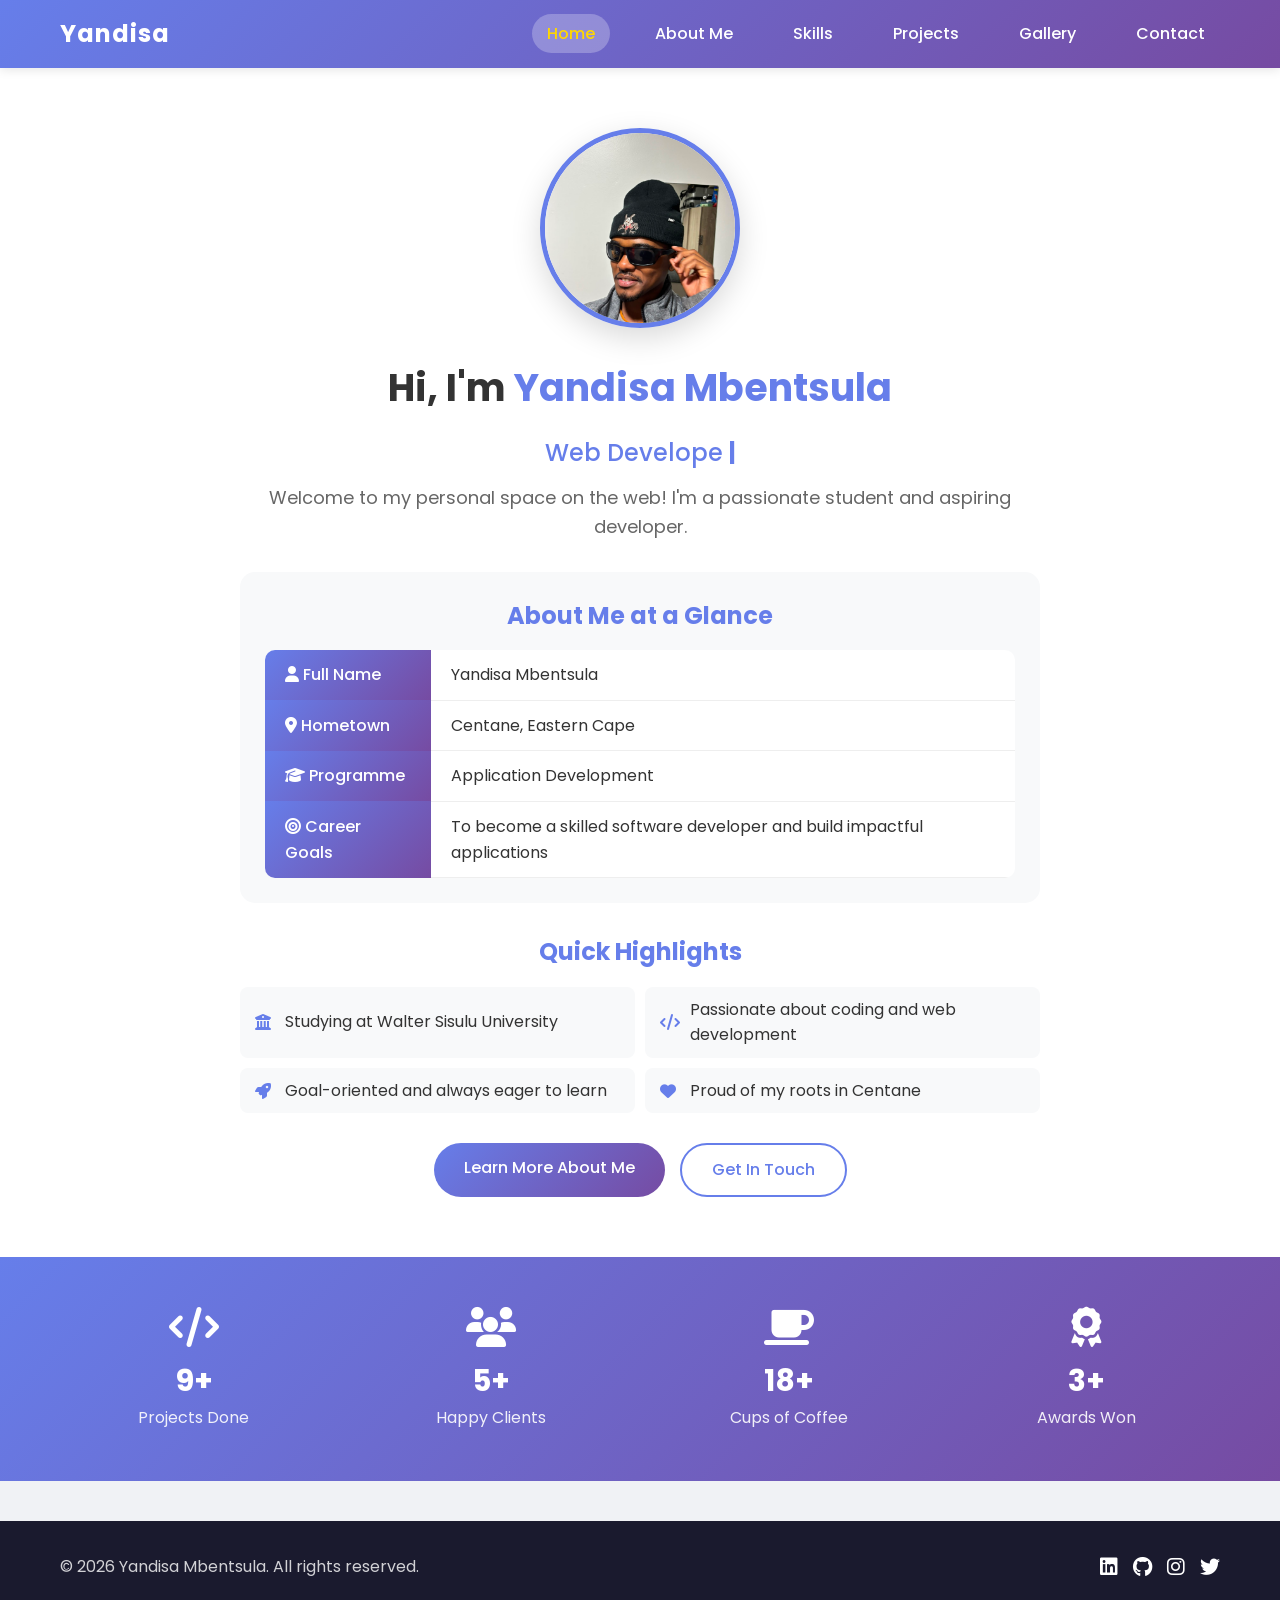
<file: index.html>
<!DOCTYPE html>
<html lang="en">
<head>
    <meta charset="UTF-8">
    <meta name="viewport" content="width=device-width, initial-scale=1.0">
    <title>Yandisa's Portfolio | Home</title>
    <link rel="stylesheet" href="css/style.css">
    <link rel="stylesheet" href="https://cdnjs.cloudflare.com/ajax/libs/font-awesome/6.4.0/css/all.min.css">
    <link href="https://fonts.googleapis.com/css2?family=Poppins:wght@300;400;500;600;700&display=swap" rel="stylesheet">
</head>
<body>

    
    <nav class="navbar">
        <div class="container">
            <div class="logo">
                <a href="index.html">Yandisa</a>
            </div>
            <ul class="nav-links">
                <li><a href="index.html" class="active">Home</a></li>
                <li><a href="about.html">About Me</a></li>
                <li><a href="skills.html">Skills</a></li>
                <li><a href="projects.html">Projects</a></li>
                <li><a href="gallery.html">Gallery</a></li>
                <li><a href="contact.html">Contact</a></li>
            </ul>
            <div class="hamburger">
                <span></span>
                <span></span>
                <span></span>
            </div>
        </div>
    </nav>

  
    <section class="hero">
        <div class="container">
            <div class="hero-content">
                <div class="profile-image">
                    <img src="images/gallery/image3.jpg" alt="Yandisa's Profile Photo">
                </div>
                <h1>Hi, I'm <span class="highlight">Yandisa Mbentsula</span></h1>
                
                
                <div class="typing-container">
                    <span id="typed-text"></span>
                    <span class="cursor-blink">|</span>
                </div>
                
                <p class="intro-text" id="intro-text">
                    Welcome to my personal space on the web! I'm a passionate student and aspiring developer.
                </p>
                
                <div class="info-section">
                    <h2>About Me at a Glance</h2>
                    <table class="info-table">
                        <tr>
                            <th><i class="fas fa-user"></i> Full Name</th>
                            <td>Yandisa Mbentsula</td>
                        </tr>
                        <tr>
                            <th><i class="fas fa-map-marker-alt"></i> Hometown</th>
                            <td>Centane, Eastern Cape</td>
                        </tr>
                        <tr>
                            <th><i class="fas fa-graduation-cap"></i> Programme</th>
                            <td>Application Development</td>
                        </tr>
                        <tr>
                            <th><i class="fas fa-bullseye"></i> Career Goals</th>
                            <td>To become a skilled software developer and build impactful applications</td>
                        </tr>
                    </table>
                </div>

                <div class="highlights">
                    <h2>Quick Highlights</h2>
                    <ul>
                        <li><i class="fas fa-university"></i> Studying at Walter Sisulu University</li>
                        <li><i class="fas fa-code"></i> Passionate about coding and web development</li>
                        <li><i class="fas fa-rocket"></i> Goal-oriented and always eager to learn</li>
                        <li><i class="fas fa-heart"></i> Proud of my roots in Centane</li>
                    </ul>
                </div>

                <div class="hero-buttons">
                    <a href="about.html" class="btn btn-primary">Learn More About Me</a>
                    <a href="contact.html" class="btn btn-secondary">Get In Touch</a>
                </div>
            </div>
        </div>
    </section>

   
    <section class="stats">
        <div class="container">
            <div class="stats-grid">
                <div class="stat-item">
                    <i class="fas fa-code"></i>
                    <h3>10</h3>
                    <p>Projects Done</p>
                </div>
                <div class="stat-item">
                    <i class="fas fa-users"></i>
                    <h3>5</h3>
                    <p>Happy Clients</p>
                </div>
                <div class="stat-item">
                    <i class="fas fa-coffee"></i>
                    <h3>100</h3>
                    <p>Cups of Coffee</p>
                </div>
                <div class="stat-item">
                    <i class="fas fa-award"></i>
                    <h3>3</h3>
                    <p>Awards Won</p>
                </div>
            </div>
        </div>
    </section>


    <footer>
        <div class="container">
            <p>&copy; 2026 Yandisa Mbentsula. All rights reserved.</p>
            <div class="social-links">
                <a href="#"><i class="fab fa-linkedin"></i></a>
                <a href="#"><i class="fab fa-github"></i></a>
                <a href="#"><i class="fab fa-instagram"></i></a>
                <a href="#"><i class="fab fa-twitter"></i></a>
            </div>
        </div>
    </footer>

    <script src="js/script.js"></script>

</body>
</html>
</file>
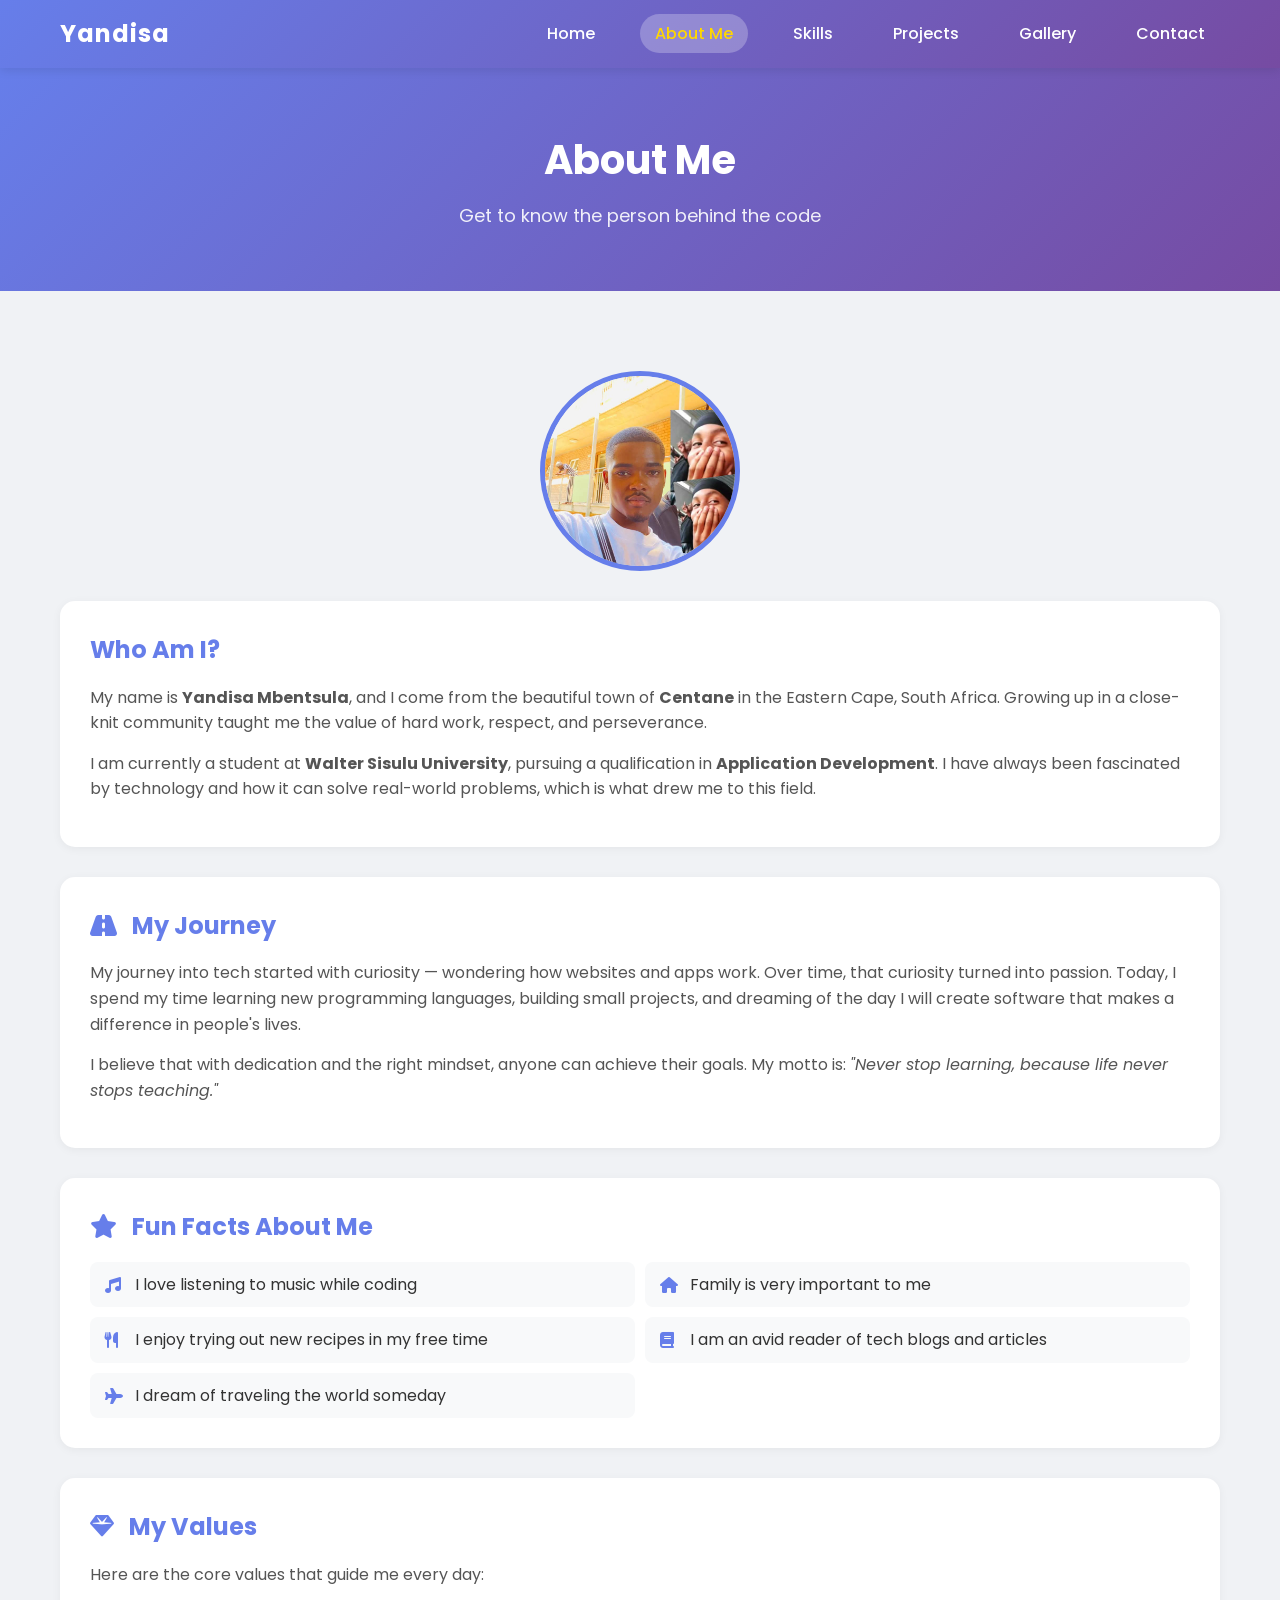
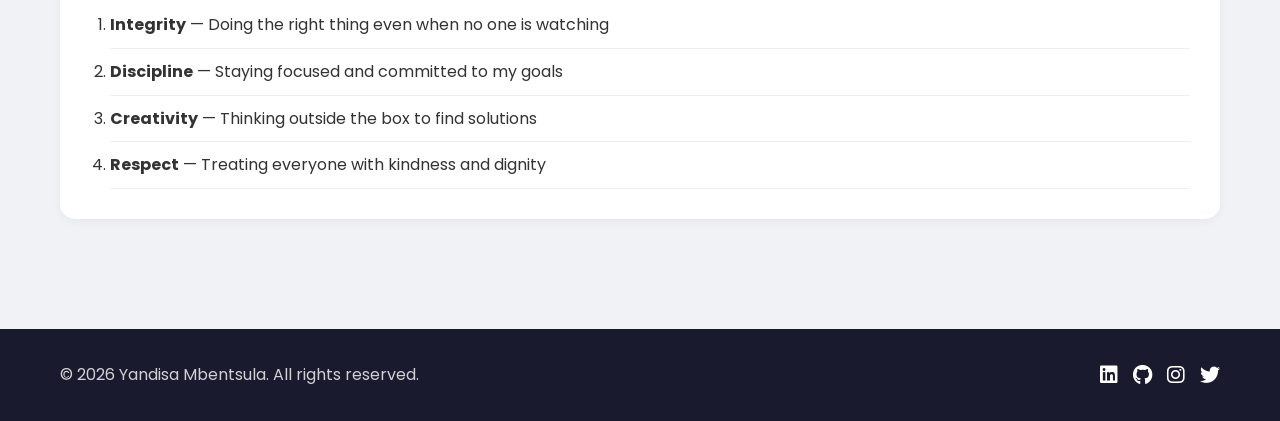
<file: about.html>
<!DOCTYPE html>
<html lang="en">
<head>
    <meta charset="UTF-8">
    <meta name="viewport" content="width=device-width, initial-scale=1.0">
    <title>Yandisa's Portfolio | About Me</title>
    <link rel="stylesheet" href="css/style.css">
    
    <link rel="stylesheet" href="https://cdnjs.cloudflare.com/ajax/libs/font-awesome/6.4.0/css/all.min.css">
   
    <link href="https://fonts.googleapis.com/css2?family=Poppins:wght@300;400;500;600;700&display=swap" rel="stylesheet">
</head>
<body>

  
    <nav class="navbar">
        <div class="container">
            <div class="logo">
                <a href="index.html">Yandisa</a>
            </div>
            <ul class="nav-links">
                <li><a href="index.html">Home</a></li>
                <li><a href="about.html" class="active">About Me</a></li>
                <li><a href="skills.html">Skills</a></li>
                <li><a href="projects.html">Projects</a></li>
                <li><a href="gallery.html">Gallery</a></li>
                <li><a href="contact.html">Contact</a></li>
            </ul>
            <div class="hamburger">
                <span></span>
                <span></span>
                <span></span>
            </div>
        </div>
    </nav>

    <section class="page-header">
        <div class="container">
            <h1>About Me</h1>
            <p>Get to know the person behind the code</p>
        </div>
    </section>

 
    <section class="about-section">
        <div class="container">
            
            
            <div class="about-image">
                <img src="images/gallery/image1.jpg" alt="Yandisa's Profile Photo">
            </div>

       
            <div class="about-content">
                <h2>Who Am I?</h2>
                <p>
                    My name is <strong>Yandisa Mbentsula</strong>, and I come from the beautiful town of 
                    <strong>Centane</strong> in the Eastern Cape, South Africa. Growing up in a close-knit 
                    community taught me the value of hard work, respect, and perseverance.
                </p>
                <p>
                    I am currently a student at <strong>Walter Sisulu University</strong>, pursuing a 
                    qualification in <strong>Application Development</strong>. I have always been fascinated 
                    by technology and how it can solve real-world problems, which is what drew me to this field.
                </p>
            </div>

            <div class="about-content">
                <h2><i class="fas fa-road"></i> My Journey</h2>
                <p>
                    My journey into tech started with curiosity — wondering how websites and apps work. 
                    Over time, that curiosity turned into passion. Today, I spend my time learning new 
                    programming languages, building small projects, and dreaming of the day I will create 
                    software that makes a difference in people's lives.
                </p>
                <p>
                    I believe that with dedication and the right mindset, anyone can achieve their goals. 
                    My motto is: <em>"Never stop learning, because life never stops teaching."</em>
                </p>
            </div>

           
            <div class="about-content">
                <h2><i class="fas fa-star"></i> Fun Facts About Me</h2>
                <ul class="fun-facts">
                    <li><i class="fas fa-music"></i> I love listening to music while coding</li>
                    <li><i class="fas fa-home"></i> Family is very important to me</li>
                    <li><i class="fas fa-utensils"></i> I enjoy trying out new recipes in my free time</li>
                    <li><i class="fas fa-book"></i> I am an avid reader of tech blogs and articles</li>
                    <li><i class="fas fa-plane"></i> I dream of traveling the world someday</li>
                </ul>
            </div>

            
            <div class="about-content">
                <h2><i class="fas fa-gem"></i> My Values</h2>
                <p>Here are the core values that guide me every day:</p>
                <ol class="values-list">
                    <li><strong>Integrity</strong> — Doing the right thing even when no one is watching</li>
                    <li><strong>Discipline</strong> — Staying focused and committed to my goals</li>
                    <li><strong>Creativity</strong> — Thinking outside the box to find solutions</li>
                    <li><strong>Respect</strong> — Treating everyone with kindness and dignity</li>
                </ol>
            </div>

        </div>
    </section>


    <footer>
        <div class="container">
            <p>&copy; 2026 Yandisa Mbentsula. All rights reserved.</p>
            <div class="social-links">
                <a href="#"><i class="fab fa-linkedin"></i></a>
                <a href="#"><i class="fab fa-github"></i></a>
                <a href="#"><i class="fab fa-instagram"></i></a>
                <a href="#"><i class="fab fa-twitter"></i></a>
            </div>
        </div>
    </footer>

    <script src="js/script.js"></script>

</body>
</html>
</file>
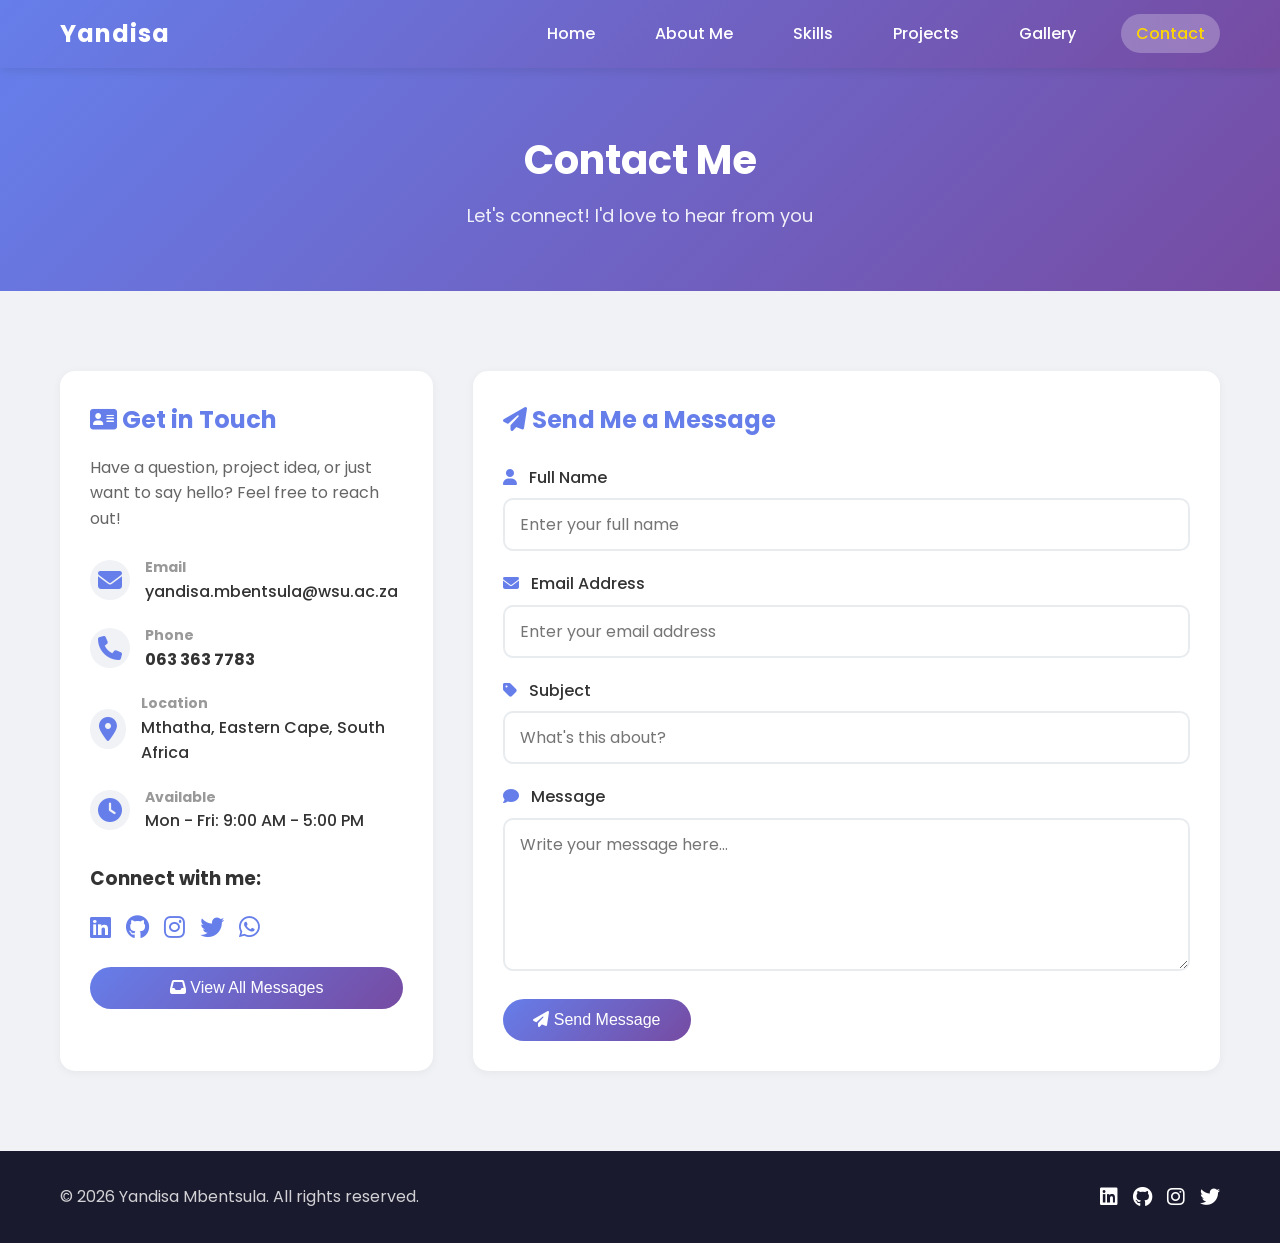
<file: contact.html>
<!DOCTYPE html>
<html lang="en">
<head>
    <meta charset="UTF-8">
    <meta name="viewport" content="width=device-width, initial-scale=1.0">
    <title>Yandisa's Portfolio | Contact</title>
    <link rel="stylesheet" href="css/style.css">
    <link rel="stylesheet" href="https://cdnjs.cloudflare.com/ajax/libs/font-awesome/6.4.0/css/all.min.css">
    <link href="https://fonts.googleapis.com/css2?family=Poppins:wght@300;400;500;600;700&display=swap" rel="stylesheet">
</head>
<body>

    
    <nav class="navbar">
        <div class="container">
            <div class="logo">
                <a href="index.html">Yandisa</a>
            </div>
            <ul class="nav-links">
                <li><a href="index.html">Home</a></li>
                <li><a href="about.html">About Me</a></li>
                <li><a href="skills.html">Skills</a></li>
                <li><a href="projects.html">Projects</a></li>
                <li><a href="gallery.html">Gallery</a></li>
                <li><a href="contact.html" class="active">Contact</a></li>
            </ul>
            <div class="hamburger">
                <span></span>
                <span></span>
                <span></span>
            </div>
        </div>
    </nav>

    
    <section class="page-header">
        <div class="container">
            <h1>Contact Me</h1>
            <p>Let's connect! I'd love to hear from you</p>
        </div>
    </section>

    
    <section class="contact-section">
        <div class="container">
            <div class="contact-wrapper">

                
                <div class="contact-info">
                    <h2><i class="fas fa-address-card"></i> Get in Touch</h2>
                    <p>Have a question, project idea, or just want to say hello? Feel free to reach out!</p>
                    
                    <div class="contact-details">
                        <div class="contact-item">
                            <i class="fas fa-envelope"></i>
                            <div>
                                <h4>Email</h4>
                                <p>yandisa.mbentsula@wsu.ac.za</p>
                            </div>
                        </div>
                        <div class="contact-item">
                            <i class="fas fa-phone"></i>
                            <div>
                                <h4>Phone</h4>
                                <p><strong>063 363 7783</strong></p>
                            </div>
                        </div>
                        <div class="contact-item">
                            <i class="fas fa-map-marker-alt"></i>
                            <div>
                                <h4>Location</h4>
                                <p>Mthatha, Eastern Cape, South Africa</p>
                            </div>
                        </div>
                        <div class="contact-item">
                            <i class="fas fa-clock"></i>
                            <div>
                                <h4>Available</h4>
                                <p>Mon - Fri: 9:00 AM - 5:00 PM</p>
                            </div>
                        </div>
                    </div>

                    
                    <div class="social-contact">
                        <h3>Connect with me:</h3>
                        <div class="social-icons">
                            <a href="#"><i class="fab fa-linkedin"></i></a>
                            <a href="#"><i class="fab fa-github"></i></a>
                            <a href="#"><i class="fab fa-instagram"></i></a>
                            <a href="#"><i class="fab fa-twitter"></i></a>
                            <a href="#"><i class="fab fa-whatsapp"></i></a>
                        </div>
                    </div>

                    
                    <div style="margin-top: 20px;">
                        <button onclick="viewSavedMessages()" class="btn btn-primary" style="width: 100%;">
                            <i class="fas fa-inbox"></i> View All Messages
                        </button>
                    </div>
                </div>

               
                <div class="contact-form-wrapper">
                    <h2><i class="fas fa-paper-plane"></i> Send Me a Message</h2>
                    <form id="contactForm" onsubmit="return validateForm()">
                        
                        <div class="form-group">
                            <label for="name"><i class="fas fa-user"></i> Full Name</label>
                            <input type="text" id="name" placeholder="Enter your full name" required>
                            <small class="error-message" id="nameError">Please enter your name</small>
                        </div>

                        <div class="form-group">
                            <label for="email"><i class="fas fa-envelope"></i> Email Address</label>
                            <input type="email" id="email" placeholder="Enter your email address" required>
                            <small class="error-message" id="emailError">Please enter a valid email address</small>
                        </div>

                        <div class="form-group">
                            <label for="subject"><i class="fas fa-tag"></i> Subject</label>
                            <input type="text" id="subject" placeholder="What's this about?" required>
                            <small class="error-message" id="subjectError">Please enter a subject</small>
                        </div>

                        <div class="form-group">
                            <label for="message"><i class="fas fa-comment"></i> Message</label>
                            <textarea id="message" rows="5" placeholder="Write your message here..." required></textarea>
                            <small class="error-message" id="messageError">Please enter your message</small>
                        </div>

                        <button type="submit" class="btn btn-primary">
                            <i class="fas fa-paper-plane"></i> Send Message
                        </button>
                    </form>

                    
                    <div id="successMessage" class="success-message" style="display: none;">
                        <i class="fas fa-check-circle"></i>
                        <h3>Thank You!</h3>
                        <p>Your message has been sent successfully! I'll get back to you soon.</p>
                        <p style="font-size: 14px; color: #999; margin-top: 10px;">
                            <i class="fas fa-info-circle"></i> Message saved in your browser's local storage
                        </p>
                        <button onclick="resetForm()" class="btn btn-secondary">Send Another Message</button>
                        <br><br>
                        <button onclick="viewSavedMessages()" class="btn btn-primary">
                            <i class="fas fa-inbox"></i> View All Messages
                        </button>
                    </div>

                   
                    <div id="messageDisplay" style="display: none; margin-top: 30px; padding: 20px; background: #f8f9fa; border-radius: 10px;">
                        <h3 style="color: #667eea;"><i class="fas fa-inbox"></i> Saved Messages</h3>
                        <div id="messageList" style="max-height: 300px; overflow-y: auto;"></div>
                        <button onclick="clearMessages()" class="btn btn-secondary" style="margin-top: 10px;">
                            <i class="fas fa-trash"></i> Clear All Messages
                        </button>
                        <button onclick="document.getElementById('messageDisplay').style.display = 'none'" class="btn btn-secondary" style="margin-top: 10px; margin-left: 10px;">
                            <i class="fas fa-times"></i> Close
                        </button>
                    </div>
                </div>

            </div>
        </div>
    </section>

    
    <footer>
        <div class="container">
            <p>&copy; 2026 Yandisa Mbentsula. All rights reserved.</p>
            <div class="social-links">
                <a href="#"><i class="fab fa-linkedin"></i></a>
                <a href="#"><i class="fab fa-github"></i></a>
                <a href="#"><i class="fab fa-instagram"></i></a>
                <a href="#"><i class="fab fa-twitter"></i></a>
            </div>
        </div>
    </footer>

    <script src="js/script.js"></script>

</body>
</html>
</file>
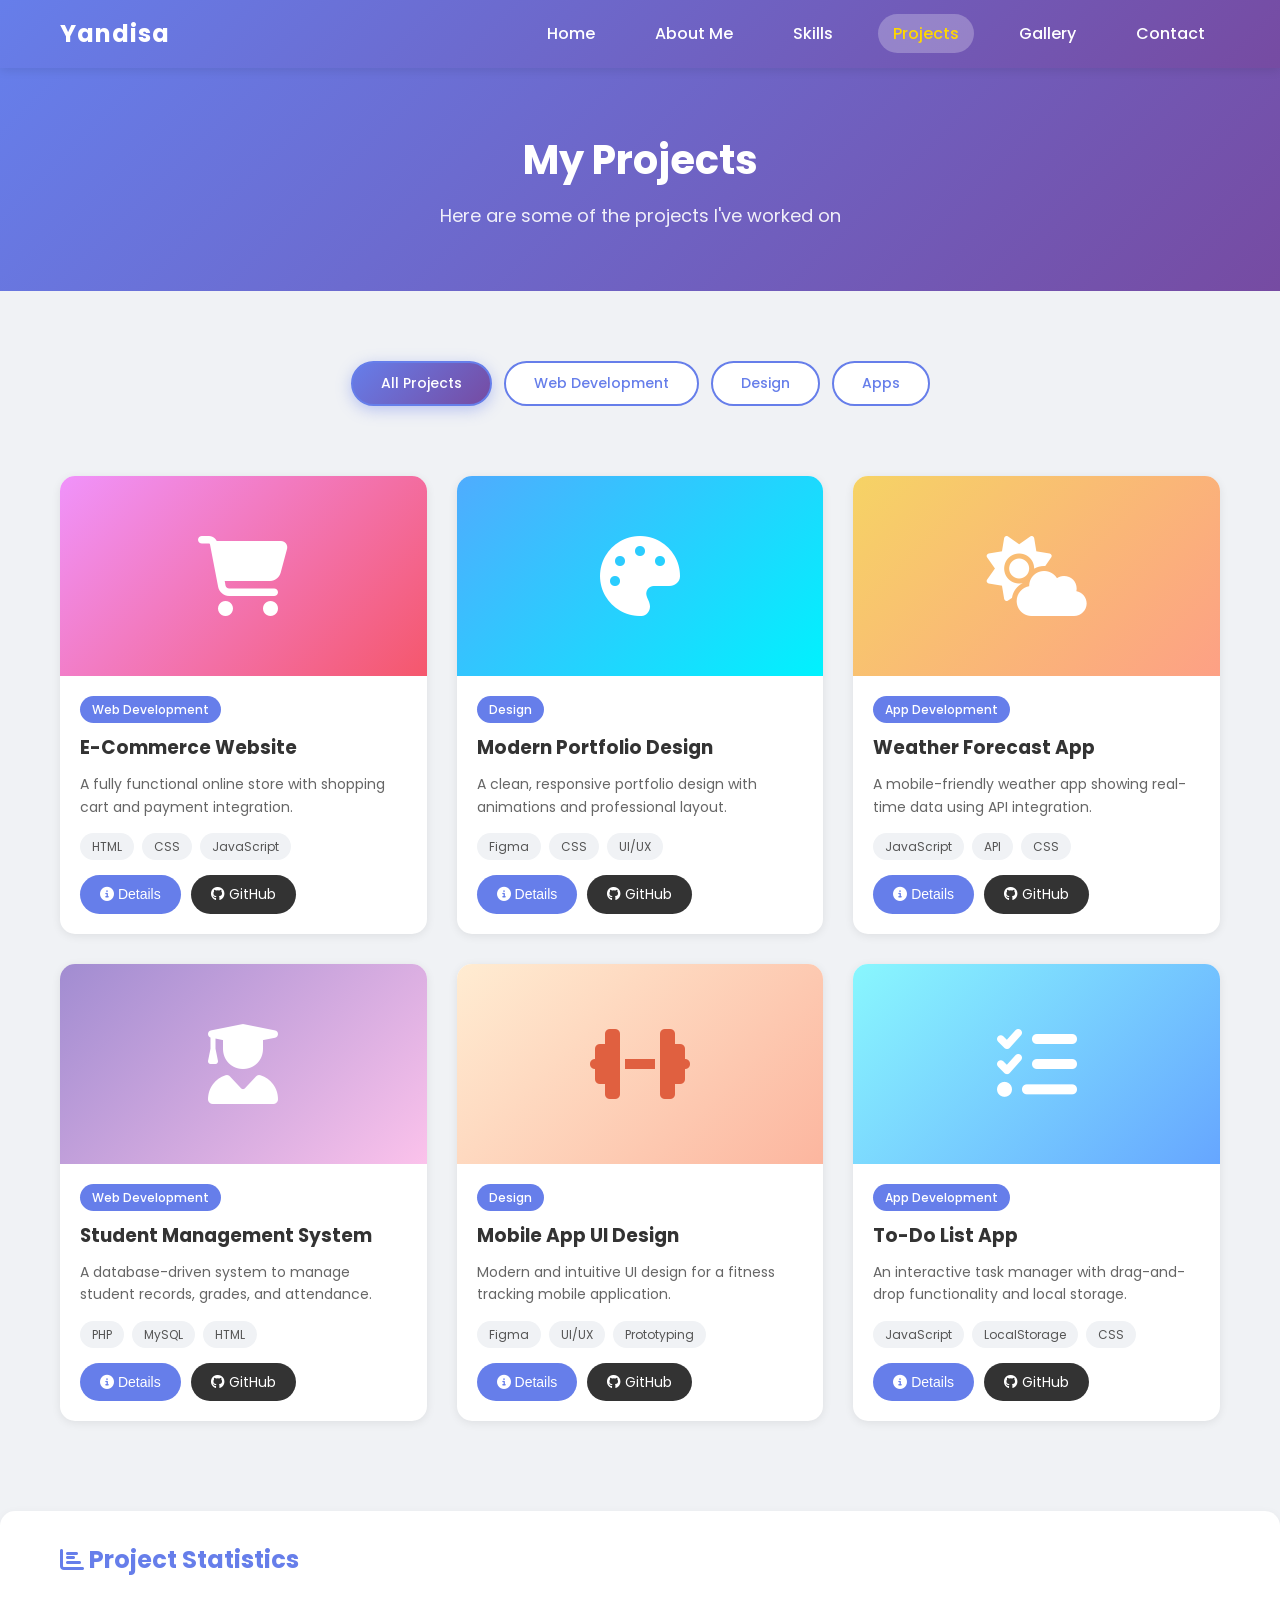
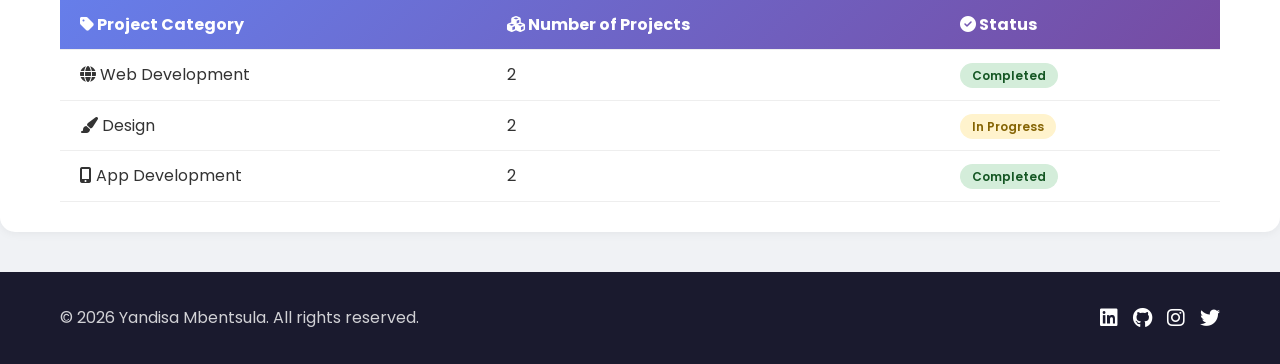
<file: projects.html>
<!DOCTYPE html>
<html lang="en">
<head>
    <meta charset="UTF-8">
    <meta name="viewport" content="width=device-width, initial-scale=1.0">
    <title>Yandisa's Portfolio | Projects</title>
    <link rel="stylesheet" href="css/style.css">
    <link rel="stylesheet" href="https://cdnjs.cloudflare.com/ajax/libs/font-awesome/6.4.0/css/all.min.css">
    <link href="https://fonts.googleapis.com/css2?family=Poppins:wght@300;400;500;600;700&display=swap" rel="stylesheet">
</head>
<body>

    <!-- ========== NAVIGATION ========== -->
    <nav class="navbar">
        <div class="container">
            <div class="logo">
                <a href="index.html">Yandisa</a>
            </div>
            <ul class="nav-links">
                <li><a href="index.html">Home</a></li>
                <li><a href="about.html">About Me</a></li>
                <li><a href="skills.html">Skills</a></li>
                <li><a href="projects.html" class="active">Projects</a></li>
                <li><a href="gallery.html">Gallery</a></li>
                <li><a href="contact.html">Contact</a></li>
            </ul>
            <div class="hamburger">
                <span></span>
                <span></span>
                <span></span>
            </div>
        </div>
    </nav>

    <!-- ========== PAGE HEADER ========== -->
    <section class="page-header">
        <div class="container">
            <h1>My Projects</h1>
            <p>Here are some of the projects I've worked on</p>
        </div>
    </section>

    <!-- ========== FILTER BUTTONS ========== -->
    <section class="filter-section">
        <div class="container">
            <div class="filter-buttons">
                <button class="filter-btn active" onclick="filterProjects('all', event)">All Projects</button>
                <button class="filter-btn" onclick="filterProjects('web', event)">Web Development</button>
                <button class="filter-btn" onclick="filterProjects('design', event)">Design</button>
                <button class="filter-btn" onclick="filterProjects('app', event)">Apps</button>
            </div>
        </div>
    </section>

    <!-- ========== PROJECTS GRID ========== -->
    <section class="projects-section">
        <div class="container">
            <div class="projects-grid">

                <!-- PROJECT 1: E-Commerce -->
                <div class="project-card" data-category="web">
                    <div class="project-image" style="background: linear-gradient(135deg, #f093fb 0%, #f5576c 100%); display: flex; justify-content: center; align-items: center; color: white; font-size: 80px;">
                        <i class="fas fa-shopping-cart"></i>
                        <div class="project-overlay">
                            <a href="#" class="project-link">View Live</a>
                        </div>
                    </div>
                    <div class="project-info">
                        <span class="project-tag">Web Development</span>
                        <h3>E-Commerce Website</h3>
                        <p>A fully functional online store with shopping cart and payment integration.</p>
                        <div class="project-tech">
                            <span>HTML</span>
                            <span>CSS</span>
                            <span>JavaScript</span>
                        </div>
                        <div class="project-actions">
                            <button class="btn-demo" onclick="showProjectDetails('E-Commerce Website', 'A fully functional online store with shopping cart, payment integration, and user authentication. Built with HTML, CSS, and JavaScript.')">
                                <i class="fas fa-info-circle"></i> Details
                            </button>
                            <a href="#" class="btn-github">
                                <i class="fab fa-github"></i> GitHub
                            </a>
                        </div>
                    </div>
                </div>

                <!-- PROJECT 2: Portfolio Design -->
                <div class="project-card" data-category="design">
                    <div class="project-image" style="background: linear-gradient(135deg, #4facfe 0%, #00f2fe 100%); display: flex; justify-content: center; align-items: center; color: white; font-size: 80px;">
                        <i class="fas fa-palette"></i>
                        <div class="project-overlay">
                            <a href="#" class="project-link">View Live</a>
                        </div>
                    </div>
                    <div class="project-info">
                        <span class="project-tag">Design</span>
                        <h3>Modern Portfolio Design</h3>
                        <p>A clean, responsive portfolio design with animations and professional layout.</p>
                        <div class="project-tech">
                            <span>Figma</span>
                            <span>CSS</span>
                            <span>UI/UX</span>
                        </div>
                        <div class="project-actions">
                            <button class="btn-demo" onclick="showProjectDetails('Modern Portfolio Design', 'A clean, responsive portfolio design with animations and professional layout. Created with Figma and CSS.')">
                                <i class="fas fa-info-circle"></i> Details
                            </button>
                            <a href="#" class="btn-github">
                                <i class="fab fa-github"></i> GitHub
                            </a>
                        </div>
                    </div>
                </div>

                <!-- PROJECT 3: Weather App -->
                <div class="project-card" data-category="app">
                    <div class="project-image" style="background: linear-gradient(135deg, #f6d365 0%, #fda085 100%); display: flex; justify-content: center; align-items: center; color: white; font-size: 80px;">
                        <i class="fas fa-cloud-sun"></i>
                        <div class="project-overlay">
                            <a href="#" class="project-link">View Live</a>
                        </div>
                    </div>
                    <div class="project-info">
                        <span class="project-tag">App Development</span>
                        <h3>Weather Forecast App</h3>
                        <p>A mobile-friendly weather app showing real-time data using API integration.</p>
                        <div class="project-tech">
                            <span>JavaScript</span>
                            <span>API</span>
                            <span>CSS</span>
                        </div>
                        <div class="project-actions">
                            <button class="btn-demo" onclick="showProjectDetails('Weather Forecast App', 'A mobile-friendly weather app that shows real-time weather data using API integration. Built with JavaScript and OpenWeatherMap API.')">
                                <i class="fas fa-info-circle"></i> Details
                            </button>
                            <a href="#" class="btn-github">
                                <i class="fab fa-github"></i> GitHub
                            </a>
                        </div>
                    </div>
                </div>

                <!-- PROJECT 4: Student Management -->
                <div class="project-card" data-category="web">
                    <div class="project-image" style="background: linear-gradient(135deg, #a18cd1 0%, #fbc2eb 100%); display: flex; justify-content: center; align-items: center; color: white; font-size: 80px;">
                        <i class="fas fa-user-graduate"></i>
                        <div class="project-overlay">
                            <a href="#" class="project-link">View Live</a>
                        </div>
                    </div>
                    <div class="project-info">
                        <span class="project-tag">Web Development</span>
                        <h3>Student Management System</h3>
                        <p>A database-driven system to manage student records, grades, and attendance.</p>
                        <div class="project-tech">
                            <span>PHP</span>
                            <span>MySQL</span>
                            <span>HTML</span>
                        </div>
                        <div class="project-actions">
                            <button class="btn-demo" onclick="showProjectDetails('Student Management System', 'A database-driven system to manage student records, grades, and attendance. Built with PHP and MySQL.')">
                                <i class="fas fa-info-circle"></i> Details
                            </button>
                            <a href="#" class="btn-github">
                                <i class="fab fa-github"></i> GitHub
                            </a>
                        </div>
                    </div>
                </div>

                <!-- PROJECT 5: Mobile App UI -->
                <div class="project-card" data-category="design">
                    <div class="project-image" style="background: linear-gradient(135deg, #ffecd2 0%, #fcb69f 100%); display: flex; justify-content: center; align-items: center; color: #e06040; font-size: 80px;">
                        <i class="fas fa-dumbbell"></i>
                        <div class="project-overlay">
                            <a href="#" class="project-link">View Live</a>
                        </div>
                    </div>
                    <div class="project-info">
                        <span class="project-tag">Design</span>
                        <h3>Mobile App UI Design</h3>
                        <p>Modern and intuitive UI design for a fitness tracking mobile application.</p>
                        <div class="project-tech">
                            <span>Figma</span>
                            <span>UI/UX</span>
                            <span>Prototyping</span>
                        </div>
                        <div class="project-actions">
                            <button class="btn-demo" onclick="showProjectDetails('Mobile App UI Design', 'Modern and intuitive UI design for a fitness tracking mobile application with dark theme. Created using Figma.')">
                                <i class="fas fa-info-circle"></i> Details
                            </button>
                            <a href="#" class="btn-github">
                                <i class="fab fa-github"></i> GitHub
                            </a>
                        </div>
                    </div>
                </div>

                <!-- PROJECT 6: To-Do List -->
                <div class="project-card" data-category="app">
                    <div class="project-image" style="background: linear-gradient(135deg, #89f7fe 0%, #66a6ff 100%); display: flex; justify-content: center; align-items: center; color: white; font-size: 80px;">
                        <i class="fas fa-tasks"></i>
                        <div class="project-overlay">
                            <a href="#" class="project-link">View Live</a>
                        </div>
                    </div>
                    <div class="project-info">
                        <span class="project-tag">App Development</span>
                        <h3>To-Do List App</h3>
                        <p>An interactive task manager with drag-and-drop functionality and local storage.</p>
                        <div class="project-tech">
                            <span>JavaScript</span>
                            <span>LocalStorage</span>
                            <span>CSS</span>
                        </div>
                        <div class="project-actions">
                            <button class="btn-demo" onclick="showProjectDetails('To-Do List App', 'An interactive task manager with drag-and-drop functionality, local storage, and dark mode. Built with pure JavaScript.')">
                                <i class="fas fa-info-circle"></i> Details
                            </button>
                            <a href="#" class="btn-github">
                                <i class="fab fa-github"></i> GitHub
                            </a>
                        </div>
                    </div>
                </div>

            </div>
        </div>
    </section>

    <!-- ========== PROJECT STATISTICS ========== -->
    <section class="stats-section">
        <div class="container">
            <h2><i class="fas fa-chart-bar"></i> Project Statistics</h2>
            <table class="project-stats-table">
                <thead>
                    <tr>
                        <th><i class="fas fa-tag"></i> Project Category</th>
                        <th><i class="fas fa-cubes"></i> Number of Projects</th>
                        <th><i class="fas fa-check-circle"></i> Status</th>
                    </tr>
                </thead>
                <tbody>
                    <tr>
                        <td><i class="fas fa-globe"></i> Web Development</td>
                        <td>2</td>
                        <td><span class="status-badge completed">Completed</span></td>
                    </tr>
                    <tr>
                        <td><i class="fas fa-paint-brush"></i> Design</td>
                        <td>2</td>
                        <td><span class="status-badge in-progress">In Progress</span></td>
                    </tr>
                    <tr>
                        <td><i class="fas fa-mobile-alt"></i> App Development</td>
                        <td>2</td>
                        <td><span class="status-badge completed">Completed</span></td>
                    </tr>
                </tbody>
            </table>
        </div>
    </section>

    <!-- ========== PROJECT MODAL ========== -->
    <div id="projectModal" class="modal">
        <div class="modal-content">
            <span class="modal-close" onclick="closeModal()">&times;</span>
            <h2 id="modalTitle">Project Title</h2>
            <p id="modalDescription">Project description goes here.</p>
            <button onclick="closeModal()" class="btn btn-primary">Close</button>
        </div>
    </div>

    <!-- ========== FOOTER ========== -->
    <footer>
        <div class="container">
            <p>&copy; 2026 Yandisa Mbentsula. All rights reserved.</p>
            <div class="social-links">
                <a href="#"><i class="fab fa-linkedin"></i></a>
                <a href="#"><i class="fab fa-github"></i></a>
                <a href="#"><i class="fab fa-instagram"></i></a>
                <a href="#"><i class="fab fa-twitter"></i></a>
            </div>
        </div>
    </footer>

    <script src="js/script.js"></script>

</body>
</html>
</file>
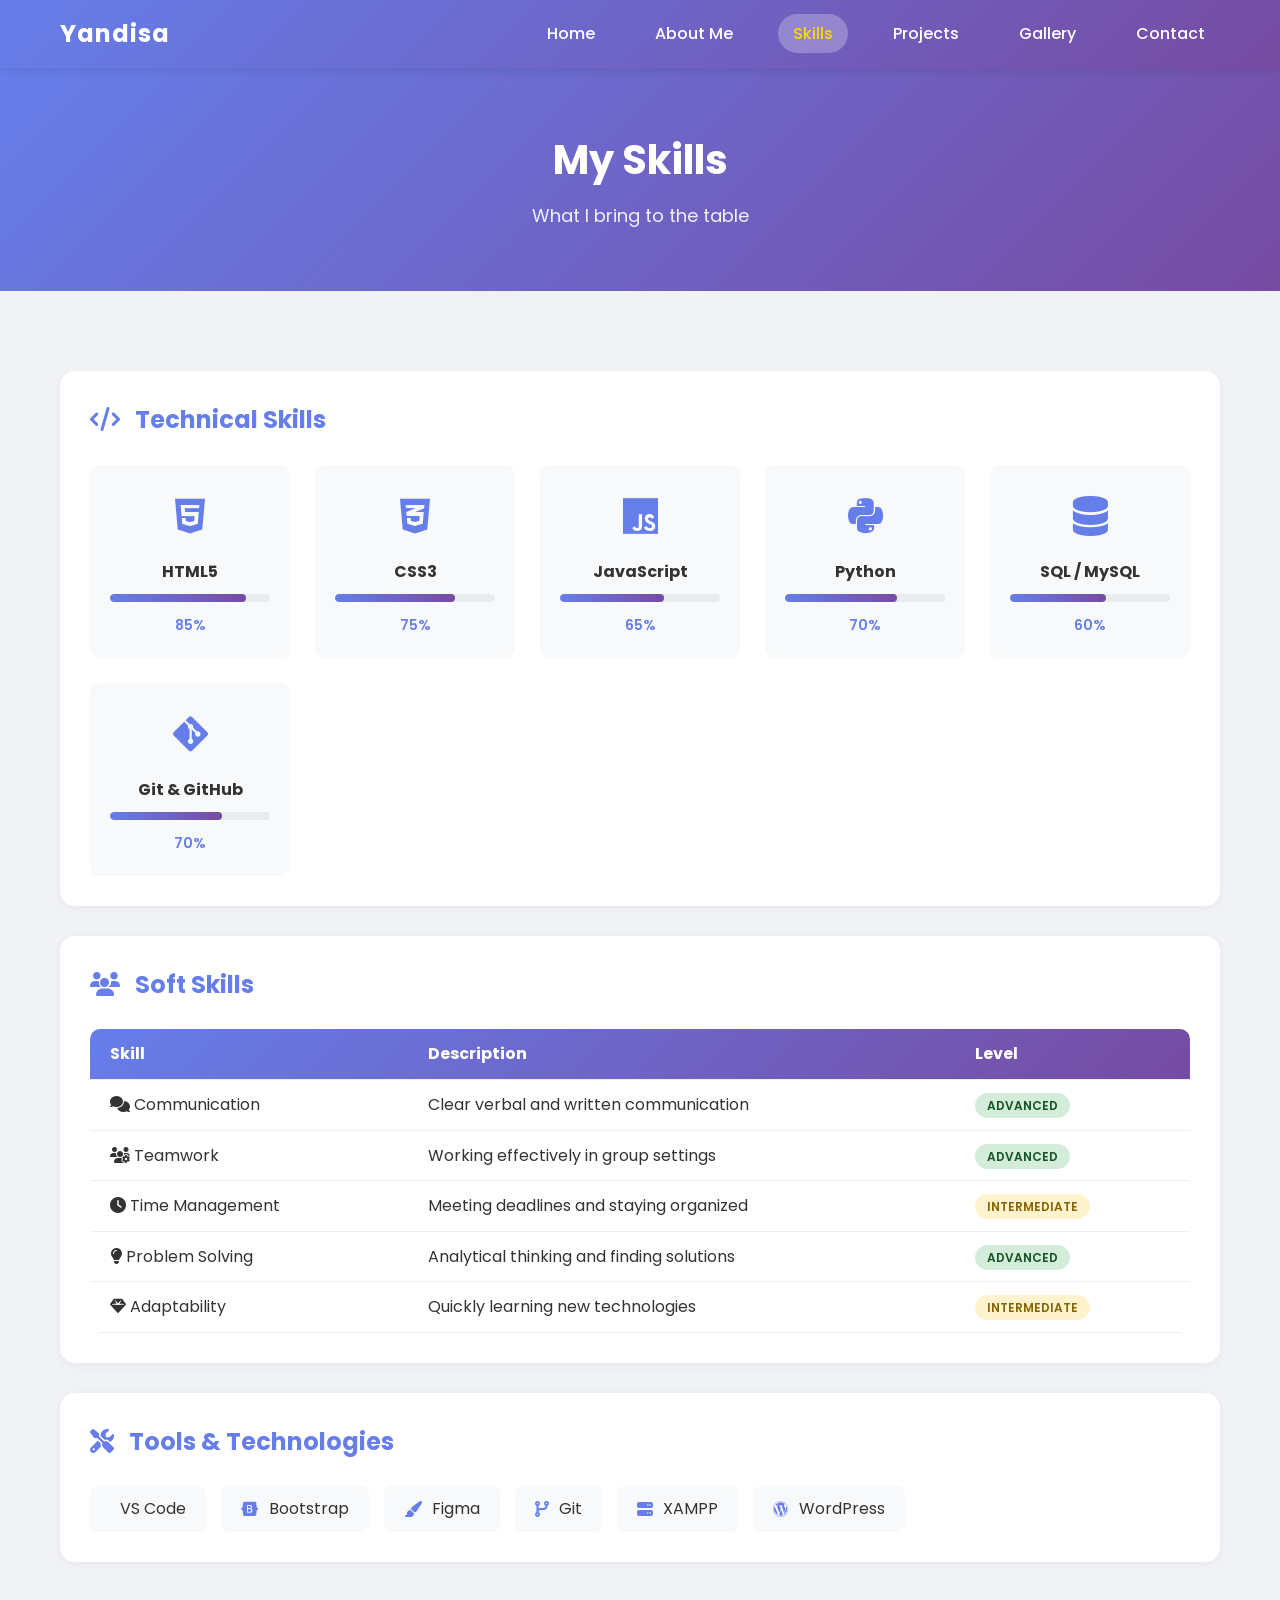
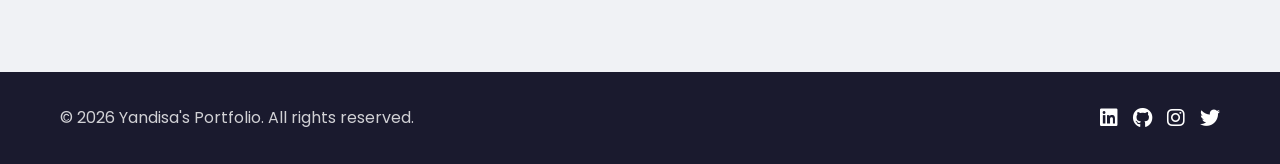
<file: skills.html>
<!DOCTYPE html>
<html lang="en">
<head>
    <meta charset="UTF-8">
    <meta name="viewport" content="width=device-width, initial-scale=1.0">
    <title>Yandisa's Portfolio | Skills</title>
    <link rel="stylesheet" href="css/style.css">
    <!-- Font Awesome for icons -->
    <link rel="stylesheet" href="https://cdnjs.cloudflare.com/ajax/libs/font-awesome/6.4.0/css/all.min.css">
    <!-- Google Fonts -->
    <link href="https://fonts.googleapis.com/css2?family=Poppins:wght@300;400;500;600;700&display=swap" rel="stylesheet">
</head>
<body>

    <!-- ========== NAVIGATION MENU ========== -->
    <nav class="navbar">
        <div class="container">
            <div class="logo">
                <a href="index.html">Yandisa</a>
            </div>
            <ul class="nav-links">
                <li><a href="index.html">Home</a></li>
                <li><a href="about.html">About Me</a></li>
                <li><a href="skills.html" class="active">Skills</a></li>
                <li><a href="projects.html">Projects</a></li>
                <li><a href="gallery.html">Gallery</a></li>
                <li><a href="contact.html">Contact</a></li>
            </ul>
            <div class="hamburger">
                <span></span>
                <span></span>
                <span></span>
            </div>
        </div>
    </nav>

    <!-- ========== PAGE HEADER ========== -->
    <section class="page-header">
        <div class="container">
            <h1>My Skills</h1>
            <p>What I bring to the table</p>
        </div>
    </section>

    <!-- ========== SKILLS SECTION ========== -->
    <section class="skills-section">
        <div class="container">

            
            <div class="skills-category">
                <h2><i class="fas fa-code"></i> Technical Skills</h2>
                <div class="skills-grid">
                    
                    <div class="skill-card">
                        <div class="skill-icon">
                            <i class="fab fa-html5"></i>
                        </div>
                        <h3>HTML5</h3>
                        <div class="skill-bar">
                            <div class="skill-progress" style="width: 85%;"></div>
                        </div>
                        <span class="skill-percentage">85%</span>
                    </div>

                    
                    <div class="skill-card">
                        <div class="skill-icon">
                            <i class="fab fa-css3-alt"></i>
                        </div>
                        <h3>CSS3</h3>
                        <div class="skill-bar">
                            <div class="skill-progress" style="width: 75%;"></div>
                        </div>
                        <span class="skill-percentage">75%</span>
                    </div>

                    
                    <div class="skill-card">
                        <div class="skill-icon">
                            <i class="fab fa-js"></i>
                        </div>
                        <h3>JavaScript</h3>
                        <div class="skill-bar">
                            <div class="skill-progress" style="width: 65%;"></div>
                        </div>
                        <span class="skill-percentage">65%</span>
                    </div>

                    
                    <div class="skill-card">
                        <div class="skill-icon">
                            <i class="fab fa-python"></i>
                        </div>
                        <h3>Python</h3>
                        <div class="skill-bar">
                            <div class="skill-progress" style="width: 70%;"></div>
                        </div>
                        <span class="skill-percentage">70%</span>
                    </div>

                    
                    <div class="skill-card">
                        <div class="skill-icon">
                            <i class="fas fa-database"></i>
                        </div>
                        <h3>SQL / MySQL</h3>
                        <div class="skill-bar">
                            <div class="skill-progress" style="width: 60%;"></div>
                        </div>
                        <span class="skill-percentage">60%</span>
                    </div>

                    
                    <div class="skill-card">
                        <div class="skill-icon">
                            <i class="fab fa-git-alt"></i>
                        </div>
                        <h3>Git & GitHub</h3>
                        <div class="skill-bar">
                            <div class="skill-progress" style="width: 70%;"></div>
                        </div>
                        <span class="skill-percentage">70%</span>
                    </div>
                </div>
            </div>

            
            <div class="skills-category">
                <h2><i class="fas fa-users"></i> Soft Skills</h2>
                <div class="table-container">
                    <table class="skills-table">
                        <thead>
                            <tr>
                                <th>Skill</th>
                                <th>Description</th>
                                <th>Level</th>
                            </tr>
                        </thead>
                        <tbody>
                            <tr>
                                <td><i class="fas fa-comments"></i> Communication</td>
                                <td>Clear verbal and written communication</td>
                                <td><span class="level-badge advanced">Advanced</span></td>
                            </tr>
                            <tr>
                                <td><i class="fas fa-users-cog"></i> Teamwork</td>
                                <td>Working effectively in group settings</td>
                                <td><span class="level-badge advanced">Advanced</span></td>
                            </tr>
                            <tr>
                                <td><i class="fas fa-clock"></i> Time Management</td>
                                <td>Meeting deadlines and staying organized</td>
                                <td><span class="level-badge intermediate">Intermediate</span></td>
                            </tr>
                            <tr>
                                <td><i class="fas fa-lightbulb"></i> Problem Solving</td>
                                <td>Analytical thinking and finding solutions</td>
                                <td><span class="level-badge advanced">Advanced</span></td>
                            </tr>
                            <tr>
                                <td><i class="fas fa-gem"></i> Adaptability</td>
                                <td>Quickly learning new technologies</td>
                                <td><span class="level-badge intermediate">Intermediate</span></td>
                            </tr>
                        </tbody>
                    </table>
                </div>
            </div>

            
            <div class="skills-category">
                <h2><i class="fas fa-tools"></i> Tools & Technologies</h2>
                <ul class="tools-list">
                    <li><i class="fab fa-visual-studio"></i> VS Code</li>
                    <li><i class="fab fa-bootstrap"></i> Bootstrap</li>
                    <li><i class="fas fa-paint-brush"></i> Figma</li>
                    <li><i class="fas fa-code-branch"></i> Git</li>
                    <li><i class="fas fa-server"></i> XAMPP</li>
                    <li><i class="fab fa-wordpress"></i> WordPress</li>
                </ul>
            </div>

        </div>
    </section>

   
    <footer>
        <div class="container">
            <p>&copy; 2026 Yandisa's Portfolio. All rights reserved.</p>
            <div class="social-links">
                <a href="#"><i class="fab fa-linkedin"></i></a>
                <a href="#"><i class="fab fa-github"></i></a>
                <a href="#"><i class="fab fa-instagram"></i></a>
                <a href="#"><i class="fab fa-twitter"></i></a>
            </div>
        </div>
    </footer>

    <script src="js/script.js"></script>

</body>
</html>
</file>
<file: css/style.css>
/* ========== RESET & BASE STYLES ========== */
* {
    margin: 0;
    padding: 0;
    box-sizing: border-box;
}

body {
    font-family: 'Poppins', sans-serif;
    background: #f0f2f5;
    color: #333;
    line-height: 1.6;
}

.container {
    max-width: 1200px;
    margin: 0 auto;
    padding: 0 20px;
}

/* ========== NAVIGATION ========== */
.navbar {
    background: linear-gradient(135deg, #667eea 0%, #764ba2 100%);
    padding: 15px 0;
    box-shadow: 0 2px 10px rgba(0,0,0,0.1);
    position: sticky;
    top: 0;
    z-index: 1000;
}

.navbar .container {
    display: flex;
    justify-content: space-between;
    align-items: center;
}

.logo a {
    color: white;
    font-size: 24px;
    font-weight: 700;
    text-decoration: none;
    letter-spacing: 1px;
}

.logo a:hover {
    color: #ffd700;
    transition: color 0.3s ease;
}

.nav-links {
    display: flex;
    list-style: none;
    gap: 30px;
}

.nav-links li a {
    color: white;
    text-decoration: none;
    font-weight: 500;
    padding: 8px 15px;
    border-radius: 25px;
    transition: all 0.3s ease;
}

.nav-links li a:hover {
    background: rgba(255, 255, 255, 0.2);
    transform: translateY(-2px);
}

.nav-links li a.active {
    background: rgba(255, 255, 255, 0.25);
    color: #ffd700;
}

.hamburger {
    display: none;
    flex-direction: column;
    cursor: pointer;
}

.hamburger span {
    width: 25px;
    height: 3px;
    background: white;
    margin: 4px 0;
    border-radius: 5px;
    transition: all 0.3s ease;
}

/* ========== PAGE HEADER ========== */
.page-header {
    background: linear-gradient(135deg, #667eea 0%, #764ba2 100%);
    color: white;
    padding: 60px 0;
    text-align: center;
    margin-bottom: 40px;
}

.page-header h1 {
    font-size: 40px;
    font-weight: 700;
    margin-bottom: 10px;
}

.page-header p {
    font-size: 18px;
    opacity: 0.9;
}

/* ========== BUTTONS ========== */
.btn {
    display: inline-block;
    padding: 12px 30px;
    border: none;
    border-radius: 30px;
    font-size: 16px;
    font-weight: 500;
    cursor: pointer;
    text-decoration: none;
    transition: all 0.3s ease;
}
/* ========== FILTER BUTTONS ========== */
.filter-section {
    padding: 30px 0;
}

.filter-buttons {
    display: flex;
    gap: 12px;
    justify-content: center;
    flex-wrap: wrap;
}

.filter-btn {
    padding: 10px 28px;
    border: 2px solid #667eea;
    border-radius: 30px;
    background: white;
    color: #667eea;
    cursor: pointer;
    font-weight: 500;
    font-family: 'Poppins', sans-serif;
    font-size: 14px;
    transition: all 0.3s ease;
}

.filter-btn:hover {
    transform: translateY(-3px);
    box-shadow: 0 5px 15px rgba(102, 126, 234, 0.2);
}

.filter-btn.active {
    background: linear-gradient(135deg, #667eea 0%, #764ba2 100%);
    color: white;
    border-color: #667eea;
    box-shadow: 0 4px 15px rgba(102, 126, 234, 0.4);
}

.btn-primary {
    background: linear-gradient(135deg, #667eea 0%, #764ba2 100%);
    color: white;
}

.btn-primary:hover {
    transform: translateY(-3px);
    box-shadow: 0 5px 20px rgba(102, 126, 234, 0.4);
}

.btn-secondary {
    background: transparent;
    color: #667eea;
    border: 2px solid #667eea;
}

.btn-secondary:hover {
    background: #667eea;
    color: white;
    transform: translateY(-3px);
}

/* ========== HOME / HERO SECTION ========== */
.hero {
    padding: 60px 0;
    background: white;
}

.hero-content {
    text-align: center;
    max-width: 800px;
    margin: 0 auto;
}

.profile-image {
    width: 200px;
    height: 200px;
    border-radius: 50%;
    margin: 0 auto 30px;
    overflow: hidden;
    border: 5px solid #667eea;
    box-shadow: 0 10px 30px rgba(0,0,0,0.15);
}

.profile-image img {
    width: 100%;
    height: 100%;
    object-fit: cover;
}

.hero h1 {
    font-size: 38px;
    margin-bottom: 15px;
    color: #333;
}

.highlight {
    color: #667eea;
}

.intro-text {
    font-size: 18px;
    color: #666;
    margin-bottom: 30px;
}

.info-section {
    background: #f8f9fa;
    border-radius: 15px;
    padding: 25px;
    margin: 30px 0;
}

.info-section h2 {
    color: #667eea;
    margin-bottom: 15px;
    font-size: 24px;
}

.info-table {
    width: 100%;
    border-collapse: collapse;
    text-align: left;
    background: white;
    border-radius: 10px;
    overflow: hidden;
}

.info-table th {
    background: linear-gradient(135deg, #667eea 0%, #764ba2 100%);
    color: white;
    padding: 12px 20px;
    font-weight: 500;
}

.info-table td {
    padding: 12px 20px;
    border-bottom: 1px solid #eee;
}

.info-table tr:hover {
    background: #f8f9fa;
}

.highlights {
    margin: 30px 0;
}

.highlights h2 {
    color: #667eea;
    margin-bottom: 15px;
    font-size: 24px;
}

.highlights ul {
    list-style: none;
    display: grid;
    grid-template-columns: 1fr 1fr;
    gap: 10px;
    text-align: left;
}

.highlights ul li {
    padding: 10px 15px;
    background: #f8f9fa;
    border-radius: 8px;
    display: flex;
    align-items: center;
    gap: 10px;
}

.highlights ul li i {
    color: #667eea;
    width: 20px;
}

.hero-buttons {
    display: flex;
    gap: 15px;
    justify-content: center;
    margin-top: 25px;
}

/* ========== STATS ========== */
.stats {
    background: linear-gradient(135deg, #667eea 0%, #764ba2 100%);
    padding: 50px 0;
    color: white;
}

.stats-grid {
    display: grid;
    grid-template-columns: repeat(4, 1fr);
    gap: 30px;
    text-align: center;
}

.stat-item i {
    font-size: 40px;
    margin-bottom: 10px;
}

.stat-item h3 {
    font-size: 30px;
    font-weight: 700;
}

.stat-item p {
    font-size: 16px;
    opacity: 0.9;
}

/* ========== ABOUT PAGE ========== */
.about-section {
    padding: 40px 0;
}

.about-image {
    width: 200px;
    height: 200px;
    border-radius: 50%;
    margin: 0 auto 30px;
    overflow: hidden;
    border: 5px solid #667eea;
}

.about-image img {
    width: 100%;
    height: 100%;
    object-fit: cover;
}

.about-content {
    background: white;
    padding: 30px;
    border-radius: 15px;
    margin-bottom: 30px;
    box-shadow: 0 2px 10px rgba(0,0,0,0.05);
}

.about-content h2 {
    color: #667eea;
    margin-bottom: 15px;
    font-size: 24px;
}

.about-content h2 i {
    margin-right: 10px;
}

.about-content p {
    margin-bottom: 15px;
    color: #555;
}

.fun-facts {
    list-style: none;
    display: grid;
    grid-template-columns: 1fr 1fr;
    gap: 10px;
}

.fun-facts li {
    padding: 10px 15px;
    background: #f8f9fa;
    border-radius: 8px;
    display: flex;
    align-items: center;
    gap: 10px;
}

.fun-facts li i {
    color: #667eea;
    width: 20px;
}

.values-list {
    padding-left: 20px;
}

.values-list li {
    padding: 10px 0;
    border-bottom: 1px solid #eee;
}

/* ========== SKILLS PAGE ========== */
.skills-section {
    padding: 40px 0;
}

.skills-category {
    background: white;
    padding: 30px;
    border-radius: 15px;
    margin-bottom: 30px;
    box-shadow: 0 2px 10px rgba(0,0,0,0.05);
}

.skills-category h2 {
    color: #667eea;
    margin-bottom: 25px;
    font-size: 24px;
}

.skills-category h2 i {
    margin-right: 10px;
}

.skills-grid {
    display: grid;
    grid-template-columns: repeat(auto-fit, minmax(200px, 1fr));
    gap: 25px;
}

.skill-card {
    text-align: center;
    padding: 20px;
    background: #f8f9fa;
    border-radius: 10px;
    transition: transform 0.3s ease;
}

.skill-card:hover {
    transform: translateY(-5px);
}

.skill-icon {
    font-size: 40px;
    color: #667eea;
    margin-bottom: 10px;
}

.skill-card h3 {
    margin-bottom: 10px;
    font-size: 16px;
}

.skill-bar {
    width: 100%;
    height: 8px;
    background: #e9ecef;
    border-radius: 10px;
    overflow: hidden;
    margin: 10px 0;
}

.skill-progress {
    height: 100%;
    background: linear-gradient(90deg, #667eea, #764ba2);
    border-radius: 10px;
    transition: width 1s ease;
}

.skill-percentage {
    font-size: 14px;
    color: #667eea;
    font-weight: 600;
}

/* ========== SKILLS TABLE ========== */
.table-container {
    overflow-x: auto;
}

.skills-table {
    width: 100%;
    border-collapse: collapse;
    background: white;
    border-radius: 10px;
    overflow: hidden;
}

.skills-table thead {
    background: linear-gradient(135deg, #667eea 0%, #764ba2 100%);
    color: white;
}

.skills-table th,
.skills-table td {
    padding: 12px 20px;
    text-align: left;
    border-bottom: 1px solid #eee;
}

.skills-table tbody tr:hover {
    background: #f8f9fa;
}

.level-badge {
    padding: 4px 12px;
    border-radius: 20px;
    font-size: 12px;
    font-weight: 600;
    text-transform: uppercase;
}

.level-badge.advanced {
    background: #d4edda;
    color: #155724;
}

.level-badge.intermediate {
    background: #fff3cd;
    color: #856404;
}

.tools-list {
    display: flex;
    flex-wrap: wrap;
    gap: 15px;
    list-style: none;
}

.tools-list li {
    padding: 10px 20px;
    background: #f8f9fa;
    border-radius: 8px;
    display: flex;
    align-items: center;
    gap: 10px;
}

.tools-list li i {
    color: #667eea;
}

/* ========== PROJECTS PAGE ========== */
.projects-section {
    padding: 40px 0;
}

.projects-grid {
    display: grid;
    grid-template-columns: repeat(auto-fit, minmax(300px, 1fr));
    gap: 30px;
}

.project-card {
    background: white;
    border-radius: 15px;
    overflow: hidden;
    box-shadow: 0 2px 10px rgba(0,0,0,0.08);
    transition: transform 0.3s ease, box-shadow 0.3s ease;
}

.project-card:hover {
    transform: translateY(-10px);
    box-shadow: 0 10px 30px rgba(0,0,0,0.15);
}

.project-image {
    position: relative;
    height: 200px;
    overflow: hidden;
}

.project-image img {
    width: 100%;
    height: 100%;
    object-fit: cover;
    transition: transform 0.3s ease;
}

.project-card:hover .project-image img {
    transform: scale(1.05);
}

.project-overlay {
    position: absolute;
    top: 0;
    left: 0;
    width: 100%;
    height: 100%;
    background: rgba(0,0,0,0.6);
    display: flex;
    justify-content: center;
    align-items: center;
    opacity: 0;
    transition: opacity 0.3s ease;
}

.project-card:hover .project-overlay {
    opacity: 1;
}

.project-link {
    color: white;
    text-decoration: none;
    padding: 10px 25px;
    border: 2px solid white;
    border-radius: 30px;
    transition: all 0.3s ease;
}

.project-link:hover {
    background: white;
    color: #333;
}

.project-info {
    padding: 20px;
}

.project-tag {
    display: inline-block;
    padding: 4px 12px;
    background: #667eea;
    color: white;
    border-radius: 20px;
    font-size: 12px;
    font-weight: 500;
    margin-bottom: 10px;
}

.project-info h3 {
    margin-bottom: 10px;
    color: #333;
}

.project-info p {
    color: #666;
    margin-bottom: 15px;
    font-size: 14px;
}

.project-tech {
    display: flex;
    flex-wrap: wrap;
    gap: 8px;
    margin-bottom: 15px;
}

.project-tech span {
    padding: 4px 12px;
    background: #f0f2f5;
    border-radius: 20px;
    font-size: 12px;
    color: #555;
}

.project-actions {
    display: flex;
    gap: 10px;
}

.btn-demo,
.btn-github {
    padding: 8px 20px;
    border: none;
    border-radius: 25px;
    font-size: 14px;
    cursor: pointer;
    text-decoration: none;
    transition: all 0.3s ease;
}

.btn-demo {
    background: #667eea;
    color: white;
}

.btn-demo:hover {
    background: #5a67d8;
}

.btn-github {
    background: #333;
    color: white;
}

.btn-github:hover {
    background: #555;
}

/* ========== PROJECT STATS TABLE ========== */
.stats-section {
    margin-top: 50px;
    background: white;
    padding: 30px;
    border-radius: 15px;
    box-shadow: 0 2px 10px rgba(0,0,0,0.05);
}

.stats-section h2 {
    color: #667eea;
    margin-bottom: 20px;
}

.project-stats-table {
    width: 100%;
    border-collapse: collapse;
}

.project-stats-table thead {
    background: linear-gradient(135deg, #667eea 0%, #764ba2 100%);
    color: white;
}

.project-stats-table th,
.project-stats-table td {
    padding: 12px 20px;
    text-align: left;
    border-bottom: 1px solid #eee;
}

.project-stats-table tbody tr:hover {
    background: #f8f9fa;
}

.status-badge {
    padding: 4px 12px;
    border-radius: 20px;
    font-size: 12px;
    font-weight: 600;
}

.status-badge.completed {
    background: #d4edda;
    color: #155724;
}

.status-badge.in-progress {
    background: #fff3cd;
    color: #856404;
}

/* ========== MODAL ========== */
.modal {
    display: none;
    position: fixed;
    z-index: 2000;
    left: 0;
    top: 0;
    width: 100%;
    height: 100%;
    background: rgba(0,0,0,0.7);
    animation: fadeIn 0.3s ease;
}

.modal-content {
    background: white;
    margin: 10% auto;
    padding: 40px;
    width: 90%;
    max-width: 600px;
    border-radius: 15px;
    position: relative;
    animation: slideDown 0.3s ease;
}

.modal-close {
    position: absolute;
    top: 15px;
    right: 25px;
    font-size: 30px;
    font-weight: 700;
    cursor: pointer;
    color: #999;
    transition: color 0.3s ease;
}

.modal-close:hover {
    color: #333;
}

#modalTitle {
    color: #667eea;
    margin-bottom: 15px;
}

#modalDescription {
    color: #555;
    margin-bottom: 20px;
    line-height: 1.8;
}

/* ========== GALLERY PAGE ========== */
.slideshow-section {
    padding: 40px 0;
}

.slideshow-section h2 {
    color: #667eea;
    margin-bottom: 25px;
    text-align: center;
}

.slideshow-container {
    max-width: 800px;
    position: relative;
    margin: 0 auto;
    background: white;
    border-radius: 15px;
    overflow: hidden;
    box-shadow: 0 5px 20px rgba(0,0,0,0.1);
}

.slide {
    display: none;
    animation: fadeIn 1s ease;
}

.slide img {
    width: 100%;
    height: 450px;
    object-fit: cover;
}

.slide-caption {
    position: absolute;
    bottom: 0;
    left: 0;
    right: 0;
    padding: 20px;
    background: linear-gradient(transparent, rgba(0,0,0,0.7));
    color: white;
}

.slide-caption h3 {
    font-size: 20px;
    margin-bottom: 5px;
}

.prev,
.next {
    position: absolute;
    top: 50%;
    transform: translateY(-50%);
    padding: 16px 20px;
    color: white;
    font-size: 24px;
    font-weight: bold;
    background: rgba(0,0,0,0.5);
    border-radius: 5px;
    cursor: pointer;
    transition: background 0.3s ease;
    text-decoration: none;
    user-select: none;
}

.prev:hover,
.next:hover {
    background: rgba(0,0,0,0.8);
}

.prev {
    left: 10px;
}

.next {
    right: 10px;
}

.dots-container {
    text-align: center;
    padding: 20px 0;
}

.dot {
    display: inline-block;
    width: 15px;
    height: 15px;
    margin: 0 5px;
    background: #bbb;
    border-radius: 50%;
    cursor: pointer;
    transition: background 0.3s ease;
}

.dot.active-dot {
    background: #667eea;
}

.dot:hover {
    background: #888;
}

.slideshow-controls {
    text-align: center;
    margin-top: 20px;
    display: flex;
    gap: 10px;
    justify-content: center;
}

/* ========== GALLERY GRID ========== */
.gallery-grid-section {
    padding: 40px 0;
}

.gallery-grid-section h2 {
    color: #667eea;
    margin-bottom: 25px;
    text-align: center;
}

.gallery-grid {
    display: grid;
    grid-template-columns: repeat(auto-fit, minmax(250px, 1fr));
    gap: 20px;
}

.gallery-item {
    position: relative;
    overflow: hidden;
    border-radius: 15px;
    cursor: pointer;
    height: 250px;
}

.gallery-item img {
    width: 100%;
    height: 100%;
    object-fit: cover;
    transition: transform 0.3s ease;
}

.gallery-item:hover img {
    transform: scale(1.05);
}

.gallery-overlay {
    position: absolute;
    top: 0;
    left: 0;
    width: 100%;
    height: 100%;
    background: rgba(0,0,0,0.6);
    display: flex;
    flex-direction: column;
    justify-content: center;
    align-items: center;
    opacity: 0;
    transition: opacity 0.3s ease;
    color: white;
}

.gallery-item:hover .gallery-overlay {
    opacity: 1;
}

.gallery-overlay i {
    font-size: 40px;
    margin-bottom: 10px;
}

.gallery-overlay p {
    font-size: 16px;
    font-weight: 500;
}

/* ========== LIGHTBOX ========== */
.lightbox {
    display: none;
    position: fixed;
    z-index: 3000;
    left: 0;
    top: 0;
    width: 100%;
    height: 100%;
    background: rgba(0,0,0,0.9);
    justify-content: center;
    align-items: center;
    animation: fadeIn 0.3s ease;
}

.lightbox-content {
    max-width: 80%;
    max-height: 80%;
    position: relative;
}

.lightbox-content img {
    width: 100%;
    height: auto;
    max-height: 80vh;
    object-fit: contain;
}

.lightbox-close {
    position: absolute;
    top: 20px;
    right: 40px;
    color: white;
    font-size: 40px;
    font-weight: 700;
    cursor: pointer;
    z-index: 3001;
    transition: color 0.3s ease;
}

.lightbox-close:hover {
    color: #999;
}

.lightbox-caption {
    color: white;
    text-align: center;
    padding: 20px;
}

.lightbox-caption h3 {
    font-size: 24px;
    margin-bottom: 5px;
}

.lightbox-prev,
.lightbox-next {
    position: absolute;
    top: 50%;
    transform: translateY(-50%);
    padding: 16px 20px;
    color: white;
    font-size: 30px;
    font-weight: bold;
    background: rgba(0,0,0,0.5);
    border-radius: 5px;
    cursor: pointer;
    transition: background 0.3s ease;
    text-decoration: none;
}

.lightbox-prev:hover,
.lightbox-next:hover {
    background: rgba(0,0,0,0.8);
}

.lightbox-prev {
    left: 20px;
}

.lightbox-next {
    right: 20px;
}

/* ========== CONTACT PAGE ========== */
.contact-section {
    padding: 40px 0;
}

.contact-wrapper {
    display: grid;
    grid-template-columns: 1fr 2fr;
    gap: 40px;
}

.contact-info {
    background: white;
    padding: 30px;
    border-radius: 15px;
    box-shadow: 0 2px 10px rgba(0,0,0,0.05);
}

.contact-info h2 {
    color: #667eea;
    margin-bottom: 15px;
}

.contact-info > p {
    color: #666;
    margin-bottom: 25px;
}

.contact-details {
    display: flex;
    flex-direction: column;
    gap: 20px;
}

.contact-item {
    display: flex;
    align-items: center;
    gap: 15px;
}

.contact-item i {
    font-size: 24px;
    color: #667eea;
    width: 40px;
    height: 40px;
    background: #f0f2f5;
    border-radius: 50%;
    display: flex;
    justify-content: center;
    align-items: center;
}

.contact-item h4 {
    font-size: 14px;
    color: #999;
}

.contact-item p {
    color: #333;
    font-weight: 500;
}

.social-contact {
    margin-top: 30px;
}

.social-contact h3 {
    margin-bottom: 15px;
    color: #333;
}

.social-icons {
    display: flex;
    gap: 15px;
}

.social-icons a {
    color: #667eea;
    font-size: 24px;
    transition: all 0.3s ease;
}

.social-icons a:hover {
    color: #764ba2;
    transform: translateY(-3px);
}

.contact-form-wrapper {
    background: white;
    padding: 30px;
    border-radius: 15px;
    box-shadow: 0 2px 10px rgba(0,0,0,0.05);
}

.contact-form-wrapper h2 {
    color: #667eea;
    margin-bottom: 25px;
}

.form-group {
    margin-bottom: 20px;
}

.form-group label {
    display: block;
    margin-bottom: 8px;
    font-weight: 500;
    color: #333;
}

.form-group label i {
    color: #667eea;
    margin-right: 8px;
}

.form-group input,
.form-group textarea {
    width: 100%;
    padding: 12px 15px;
    border: 2px solid #e9ecef;
    border-radius: 10px;
    font-size: 16px;
    font-family: 'Poppins', sans-serif;
    transition: border-color 0.3s ease;
}

.form-group input:focus,
.form-group textarea:focus {
    outline: none;
    border-color: #667eea;
}

.form-group input.error,
.form-group textarea.error {
    border-color: #dc3545;
}

.error-message {
    display: none;
    color: #dc3545;
    font-size: 13px;
    margin-top: 5px;
}

.success-message {
    text-align: center;
    padding: 40px 20px;
}

.success-message i {
    font-size: 60px;
    color: #28a745;
    margin-bottom: 15px;
}

.success-message h3 {
    color: #28a745;
    margin-bottom: 10px;
}

.success-message p {
    color: #666;
    margin-bottom: 20px;
}

/* ========== FOOTER ========== */
footer {
    background: #1a1a2e;
    color: white;
    padding: 30px 0;
    margin-top: 40px;
}

footer .container {
    display: flex;
    justify-content: space-between;
    align-items: center;
}

footer p {
    opacity: 0.8;
}

.social-links {
    display: flex;
    gap: 15px;
}

.social-links a {
    color: white;
    font-size: 20px;
    transition: all 0.3s ease;
}

.social-links a:hover {
    color: #667eea;
    transform: translateY(-3px);
}

/* ========== ANIMATIONS ========== */
@keyframes fadeIn {
    from {
        opacity: 0;
        transform: translateY(20px);
    }
    to {
        opacity: 1;
        transform: translateY(0);
    }
}

@keyframes slideDown {
    from {
        opacity: 0;
        transform: translateY(-50px);
    }
    to {
        opacity: 1;
        transform: translateY(0);
    }
}

@media (max-width: 768px) {
    .nav-links {
        display: none;
        flex-direction: column;
        position: absolute;
        top: 70px;
        left: 0;
        width: 100%;
        background: linear-gradient(135deg, #667eea 0%, #764ba2 100%);
        padding: 20px 0;
        text-align: center;
    }

    .nav-links.active {
        display: flex;
    }

    .hamburger {
        display: flex;
    }

    .hero h1 {
        font-size: 28px;
    }

    .stats-grid {
        grid-template-columns: 1fr 1fr;
    }

    .highlights ul {
        grid-template-columns: 1fr;
    }

    .fun-facts {
        grid-template-columns: 1fr;
    }

    .contact-wrapper {
        grid-template-columns: 1fr;
    }

    .gallery-grid {
        grid-template-columns: 1fr 1fr;
    }

    .projects-grid {
        grid-template-columns: 1fr;
    }

    .skills-grid {
        grid-template-columns: 1fr 1fr;
    }

    .slide img {
        height: 250px;
    }

    .prev,
    .next {
        padding: 10px 14px;
        font-size: 18px;
    }

    .page-header h1 {
        font-size: 30px;
    }

    footer .container {
        flex-direction: column;
        gap: 15px;
        text-align: center;
    }
}

@media (max-width: 480px) {
    .stats-grid {
        grid-template-columns: 1fr;
    }

    .gallery-grid {
        grid-template-columns: 1fr;
    }

    .skills-grid {
        grid-template-columns: 1fr;
    }

    .hero-buttons {
        flex-direction: column;
        align-items: center;
    }

    .profile-image {
        width: 150px;
        height: 150px;
    }

    .slide img {
        height: 200px;
    }
}
/* ========== TYPING ANIMATION ========== */
.typing-container {
    font-size: 24px;
    font-weight: 500;
    margin: 15px 0 10px;
    min-height: 40px;
    color: #667eea;
}

#typed-text {
    display: inline;
}

.cursor-blink {
    display: inline-block;
    animation: blink 0.7s step-end infinite;
    font-weight: 700;
    color: #667eea;
}

@keyframes blink {
    0%, 100% { opacity: 1; }
    50% { opacity: 0; }
}

/* ========== FADE-IN ON SCROLL ========== */
.fade-in {
    opacity: 0;
    transform: translateY(30px);
    transition: opacity 0.8s ease-out, transform 0.8s ease-out;
}

.fade-in.visible {
    opacity: 1;
    transform: translateY(0);
}


.profile-image {
    transition: transform 0.5s ease, box-shadow 0.5s ease;
}

.profile-image:hover {
    transform: scale(1.05) rotate(3deg);
    box-shadow: 0 15px 40px rgba(102, 126, 234, 0.4);
}

.btn {
    transition: all 0.3s ease;
}

.btn:hover {
    transform: translateY(-3px) scale(1.02);
}

/* ========== STATS COUNTER ANIMATION ========== */
.stat-item {
    transition: transform 0.3s ease;
}

.stat-item:hover {
    transform: translateY(-5px);
}

.stat-item h3 {
    transition: color 0.3s ease;
}

.stat-item:hover h3 {
    color: #ffd700;
}

/* ========== PULSE ANIMATION FOR PROFILE ========== */
@keyframes pulse-ring {
    0% {
        box-shadow: 0 0 0 0 rgba(102, 126, 234, 0.4);
    }
    70% {
        box-shadow: 0 0 0 20px rgba(102, 126, 234, 0);
    }
    100% {
        box-shadow: 0 0 0 0 rgba(102, 126, 234, 0);
    }
}

.profile-image {
    animation: pulse-ring 2s infinite;
}
</file>
